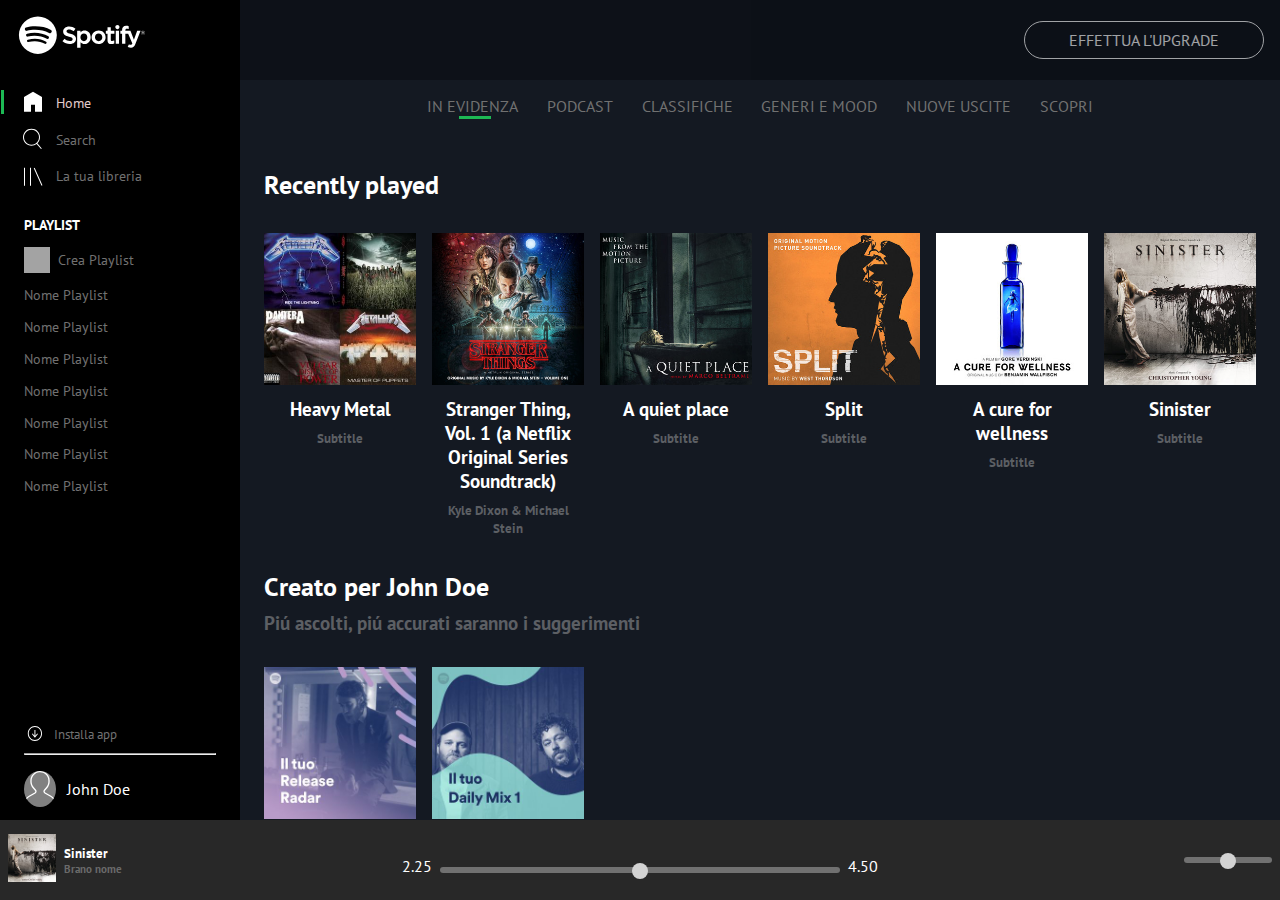
<file: index.html>
<!DOCTYPE html>
<html lang="en">
<head>
    <meta charset="UTF-8">
    <meta name="viewport" content="width=device-width, initial-scale=1.0">
    <link rel="preconnect" href="https://fonts.googleapis.com">
    <link rel="preconnect" href="https://fonts.gstatic.com" crossorigin>
    <link href="https://fonts.googleapis.com/css2?family=PT+Sans:ital,wght@0,400;0,700;1,400;1,700&display=swap" rel="stylesheet">
    <link rel="stylesheet" href="https://cdnjs.cloudflare.com/ajax/libs/font-awesome/6.4.2/css/all.min.css" integrity="sha512-z3gLpd7yknf1YoNbCzqRKc4qyor8gaKU1qmn+CShxbuBusANI9QpRohGBreCFkKxLhei6S9CQXFEbbKuqLg0DA==" crossorigin="anonymous" referrerpolicy="no-referrer" />
    <link rel="stylesheet" href="css/style.css">
    <link rel="stylesheet" href="css/mediaquerytablet-md.css">
    <link rel="stylesheet" href="css/mediaquerysmartphone-s.css">
    <link rel="stylesheet" href="css/mediaquerysmalls-xs.css">
    <title>Spotify Player</title>
</head>
<body>

    <!-- desktop first -->
    <div id="upper-part">
        <!-- side-bar          -->
        <div id="side-bar">
            <div class="sidebar-container">
                <div class="logo">
                 <a class="show" href="#"><img src="spotify/img/logo.svg" alt=""></a>
                 <a class="hidden" href="#"><img src="spotify/img/logo-small.svg" alt=""></a>
                </div>
                <!-- first col -->
                <div class="sidebar-col top">
                    <ul class="neg-margin">
                        <li class="sidebar-border hover pl-17 ">
                            <a href="">
                                <img src="spotify/img/home.svg" alt="Home">
                                <span class="active">Home</span>
                            </a>
                        </li>

                        <li class="pl-20">
                            <a href="">
                                <img src="spotify/img/search.svg" alt="Search">
                                <span>Search</span>
                            </a>
                        </li>

                        <li class="pl-20">
                            <a href="">
                                <img src="spotify/img/libreria.svg" alt="Libreria">
                                <span>La tua libreria</span>
                            </a>
                        </li>
                    </ul>
                </div>
                <!-- second col -->
                <div class="sidebar-col none">
                    <h3>PLAYLIST</h3>
                    <div class="scroll">
                        <ul>
                            <li>
                                <a href=""><i class="fa-solid fa-plus"></i>Crea Playlist</a>
                            </li>

                            <li>
                                <a href="">Nome Playlist</a>
                            </li>

                            <li>
                                <a href="">Nome Playlist</a>
                            </li>

                            <li>
                                <a href="">Nome Playlist</a>
                            </li>

                            <li>
                                <a href="">Nome Playlist</a>
                            </li>

                            <li>
                                <a href="">Nome Playlist</a>
                            </li>

                            <li>
                                <a href="">Nome Playlist</a>
                            </li>

                            <li>
                                <a href="">Nome Playlist</a>
                            </li>
                        </ul>
                    </div>
                </div>
                <!-- third col -->
                <div class="sidebar-col last">
                    <ul>
                        <li>
                            <a href="">
                                <img class="download" src="spotify/img/download.svg" alt="Home">
                                <span class="none">Installa app</span>
                            </a>
                        </li>
                        <hr>
                        <li class="user">
                            <a href="">
                                <img class="rounded-border" src="spotify/img/profile.svg" alt="Search">
                                <span class="user" none">John Doe</span>
                            </a>
                        </li>
                    </ul>    
                </div>
            </div> 
        </div>

        <!-- main content -->
        <div id="main-content">
           <div class="fixed-div">
                <a href="#">EFFETTUA L'UPGRADE</a>
           </div>         
            <ul class="choices">
                <li>
                    <a href="#">IN EVIDENZA</a>
                    <div class="border-bt">
                    </div>
                </li>

                <li>
                    <a href="#">PODCAST</a>
                </li>

                <li>
                    <a href="#">CLASSIFICHE</a>
                </li>

                <li>
                    <a href="#">GENERI E MOOD</a>
                </li>

                <li>
                    <a href="#">NUOVE USCITE</a>
                </li>

                <li>
                    <a href="#">SCOPRI</a>
                </li>
            </ul>
            <div class="container">
                <div class="title-section">
                    <h3>Recently played</h3>
                </div>
                <!-- first row -->
                <div class="main-row">
                    <!-- first col -->
                    <div class="col-6">
                        <div class="img-box-overlay">
                            <img src="spotify/img/metal_lifting.jpg" alt="anteprima">
                            <div class="overlay">
                                <a href="#" class="icon">
                                    <i class="fa-regular fa-circle-play"></i>
                                </a>
                            </div>
                        </div>
                        <h3>Heavy Metal</h3>
                        <h5>Subtitle</h5>
                    </div>
                    <!-- second col -->
                    <div class="col-6">
                        <div class="img-box-overlay">
                            <img src="spotify/img/stranger.jpeg" alt="anteprima">
                            <div class="overlay">
                                <a href="#" class="icon">
                                    <i class="fa-regular fa-circle-play"></i>
                                </a>
                            </div>
                        </div>
                        <h3>Stranger Thing, Vol. 1 (a Netflix Original Series Soundtrack)</h3>
                        <h5>Kyle Dixon & Michael Stein</h5>
                    </div>
                    <!-- third col -->
                    <div class="col-6">
                        <div class="img-box-overlay">
                            <img src="spotify/img/aquietplace.jpeg" alt="anteprima">
                            <div class="overlay">
                                <a href="#" class="icon">
                                    <i class="fa-regular fa-circle-play"></i>
                                </a>
                            </div>
                        </div>
                        <h3>A quiet place</h3>
                        <h5>Subtitle</h5>
                    </div>
                    <!-- fourth col -->
                    <div class="col-6">
                        <div class="img-box-overlay">
                            <img src="spotify/img/split.jpeg" alt="anteprima">
                            <div class="overlay">
                                <a href="#" class="icon">
                                    <i class="fa-regular fa-circle-play"></i>
                                </a>
                            </div>
                        </div>
                        <h3>Split</h3>
                        <h5>Subtitle</h5>
                    </div>
                    <!-- fifth  col -->
                    <div class="col-6">
                        <div class="img-box-overlay">
                            <img src="spotify/img/cure.jpeg" alt="anteprima">
                            <div class="overlay">
                                <a href="#" class="icon">
                                    <i class="fa-regular fa-circle-play"></i>
                                </a>
                            </div>
                        </div>
                        <h3>A cure for wellness</h3>
                        <h5>Subtitle</h5>
                    </div>
                    <!-- sixth col -->
                    <div class="col-6">
                        <div class="img-box-overlay">
                            <img src="spotify/img/sinister.jpeg" alt="anteprima">
                            <div class="overlay">
                                <a href="#" class="icon">
                                    <i class="fa-regular fa-circle-play"></i>
                                </a>
                            </div>
                        </div>
                        <h3>Sinister</h3>
                        <h5>Subtitle</h5>
                    </div>
                </div>

                <!-- title section -->
                <div class="title-section">
                    <h3>Creato per John Doe</h3>
                    <h5>Pi&uacute; ascolti, pi&uacute; accurati saranno i suggerimenti</h5>
                </div>  
                <!-- second row -->
                <div class="main-row">
                    <!-- first col -->
                    <div class="col-6">
                        <div class="img-box-overlay">
                            <img src="spotify/img/radar.jpeg" alt="anteprima">
                            <div class="overlay">
                                <a href="#" class="icon">
                                    <i class="fa-regular fa-circle-play"></i>
                                </a>
                            </div>
                        </div>
                        <h3>Release Radar</h3>
                    </div>
                    <!-- second col -->
                    <div class="col-6">
                        <div class="img-box-overlay">
                            <img src="spotify/img/mixdaily.jpeg" alt="anteprima">
                            <div class="overlay">
                                <a href="#" class="icon">
                                    <i class="fa-regular fa-circle-play"></i>
                                </a>
                            </div>
                        </div>
                        <h3>Daily Mix 1</h3>
                    </div>
                </div>

                <!-- title section -->
                <div class="title-section">
                    <h3>Artisti pi&uacute; popolari</h3>
                    <h5>Pi&uacute; ascolti, pi&uacute; accurati saranno i suggerimenti</h5>
                </div>
                <!-- third row -->
                <div class="main-row">
                    <!-- first col -->
                    <div class="col-6">
                        <div class="rounded-img">
                            <div class="img-box-overlay ">
                                <img src="spotify/img/youg.jpeg" alt="anteprima">
                                <div class="overlay rounded-border">
                                    <a href="#" class="icon">
                                        <i class="fa-regular fa-circle-play"></i>
                                    </a>
                                </div>
                            </div>
                        </div>
                        <h3>Lana del Rey</h3>
                    </div>
                    <!-- second col -->
                    <div class="col-6">
                        <div class="rounded-img">
                            <div class="img-box-overlay">
                                <img src="spotify/img/einaudi.jpeg" alt="anteprima">
                                <div class="overlay rounded-border">
                                    <a href="#" class="icon">
                                        <i class="fa-regular fa-circle-play"></i>
                                    </a>
                                </div>
                            </div>
                        </div>
                        <h3>Ludovico Einaudi</h3>
                    </div>
                </div>
            </div>

        </div>   
    </div>

    <!-- lower part section -->
    <div id="lower-part">
        <!-- right col -->
        <div class="lower-col flex justify-cont-fs">
            <div class="img-cont-col">
                <img src="spotify/img/sinister.jpeg" alt="">
            </div>
            <div class="lower-text-cont-col">
                <div class="artist">
                    <h5>Sinister</h5>
                </div>
                <div class="track">
                    <h6>Brano nome</h6>
                </div>
            </div>
            <div class="icons-cont-col-sx">
                <a href=""><i class="fa-regular fa-heart"></i></a>
                <a href=""><i class="fa-regular fa-folder"></i></a>
            </div>
        </div>
        <!-- central col -->
        <div class="lower-col-cx">
            <div class="icons-cont-col-cx flex justify-cont-cx">
                <a href=""><i class="fa-solid fa-shuffle"></i></a>
                <a href=""><i class="fa-solid fa-backward-step"></i></a>
                <a href=""><i class="fa-regular fa-circle-play"></i></a>
                <a href=""><i class="fa-solid fa-forward-step"></i></a>
                <a href=""><i class="fa-solid fa-arrow-rotate-right"></i></a>
            </div>
            <div class="time-control flex justify-cont-cx">
                <span>2.25</span>
                <input type="range">
                <span>4.50</span>
            </div>
        </div>
        <!-- left col -->
        <div class="lower-col flex justify-cont-fe">
            <div class="icons-cont-col-dx flex">
                <a href=""><i class="fa-solid fa-list"></i></a>
                <a href=""><i class="fa-solid fa-display"></i></a>
                <a href=""><i class="fa-solid fa-volume-high"></i></a>
                <div class="sound-control">
                    <input type="range" class="flex ">
                </div>
            </div>
        </div>
    </div>
</body>
</html>
</file>
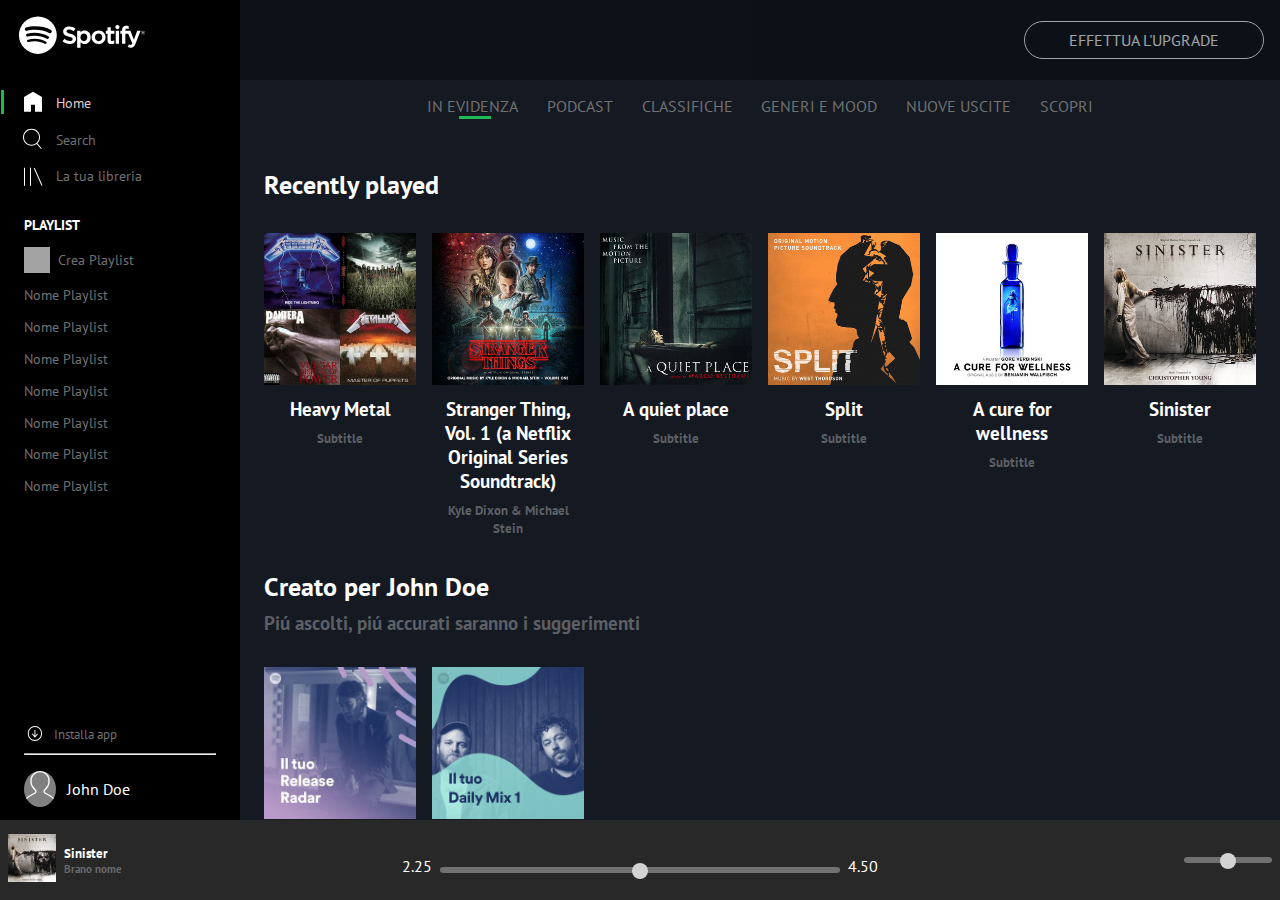
<file: bonus/index.html>
<!DOCTYPE html>
<html lang="en">
<head>
    <meta charset="UTF-8">
    <meta name="viewport" content="width=device-width, initial-scale=1.0">
    <link rel="preconnect" href="https://fonts.googleapis.com">
    <link rel="preconnect" href="https://fonts.gstatic.com" crossorigin>
    <link href="https://fonts.googleapis.com/css2?family=PT+Sans:ital,wght@0,400;0,700;1,400;1,700&display=swap" rel="stylesheet">
    <link rel="stylesheet" href="https://cdnjs.cloudflare.com/ajax/libs/font-awesome/6.4.2/css/all.min.css" integrity="sha512-z3gLpd7yknf1YoNbCzqRKc4qyor8gaKU1qmn+CShxbuBusANI9QpRohGBreCFkKxLhei6S9CQXFEbbKuqLg0DA==" crossorigin="anonymous" referrerpolicy="no-referrer" />
    <link rel="stylesheet" href="css/style.css">
    <link rel="stylesheet" href="css/mediaquerytablet-md.css">
    <link rel="stylesheet" href="css/mediaquerysmartphone-s.css">
    <link rel="stylesheet" href="css/mediaquerysmalls-xs.css">
    <title>Spotify Player</title>
</head>
<body>

    <!-- desktop first -->
    <div id="upper-part">
        <!-- side-bar          -->
        <div id="side-bar">
            <div class="sidebar-container">
                <div class="logo">
                 <a class="show" href="#"><img src="spotify/img/logo.svg" alt=""></a>
                 <a class="hidden" href="#"><img src="spotify/img/logo-small.svg" alt=""></a>
                </div>
                <div class="sidebar-col top">
                    <ul class="neg-margin">
                        <li class="sidebar-border hover pl-17 ">
                            <a href="">
                                <img src="spotify/img/home.svg" alt="Home">
                                <span class="active">Home</span>
                            </a>
                        </li>

                        <li class="pl-20">
                            <a href="">
                                <img src="spotify/img/search.svg" alt="Search">
                                <span>Search</span>
                            </a>
                        </li>

                        <li class="pl-20">
                            <a href="">
                                <img src="spotify/img/libreria.svg" alt="Libreria">
                                <span>La tua libreria</span>
                            </a>
                        </li>
                    </ul>
                </div>

                <div class="sidebar-col none">
                    <h3>PLAYLIST</h3>
                    <div class="scroll">
                        <ul>
                            <li>
                                <a href=""><i class="fa-solid fa-plus"></i>Crea Playlist</a>
                            </li>

                            <li>
                                <a href="">Nome Playlist</a>
                            </li>

                            <li>
                                <a href="">Nome Playlist</a>
                            </li>

                            <li>
                                <a href="">Nome Playlist</a>
                            </li>

                            <li>
                                <a href="">Nome Playlist</a>
                            </li>

                            <li>
                                <a href="">Nome Playlist</a>
                            </li>

                            <li>
                                <a href="">Nome Playlist</a>
                            </li>

                            <li>
                                <a href="">Nome Playlist</a>
                            </li>
                        </ul>
                    </div>
                </div>
            
                <div class="sidebar-col last">
                    <ul>
                        <li>
                            <a href="">
                                <img class="download" src="spotify/img/download.svg" alt="Home">
                                <span class="none">Installa app</span>
                            </a>
                        </li>
                        <hr>
                        <li class="user">
                            <a href="">
                                <img class="rounded-border" src="spotify/img/profile.svg" alt="Search">
                                <span class="user" none">John Doe</span>
                            </a>
                        </li>
                    </ul>    
                </div>
            </div> 
        </div>

        <!-- main content -->
        <div id="main-content">
           <div class="fixed-div">
                <a href="#">EFFETTUA L'UPGRADE</a>
           </div>         
            <ul class="choices">
                <li>
                    <a href="#">IN EVIDENZA</a>
                    <div class="border-bt">
                    </div>
                </li>

                <li>
                    <a href="#">PODCAST</a>
                </li>

                <li>
                    <a href="#">CLASSIFICHE</a>
                </li>

                <li>
                    <a href="#">GENERI E MOOD</a>
                </li>

                <li>
                    <a href="#">NUOVE USCITE</a>
                </li>

                <li>
                    <a href="#">SCOPRI</a>
                </li>
            </ul>
            <div class="container">
                <div class="title-section">
                    <h3>Recently played</h3>
                </div>
                <div class="main-row">
                    <div class="col-6">
                        <div class="img-box-overlay">
                            <img src="spotify/img/metal_lifting.jpg" alt="anteprima">
                            <div class="overlay">
                                <a href="#" class="icon">
                                    <i class="fa-regular fa-circle-play"></i>
                                </a>
                            </div>
                        </div>
                        <h3>Heavy Metal</h3>
                        <h5>Subtitle</h5>
                    </div>

                    <div class="col-6">
                        <div class="img-box-overlay">
                            <img src="spotify/img/stranger.jpeg" alt="anteprima">
                            <div class="overlay">
                                <a href="#" class="icon">
                                    <i class="fa-regular fa-circle-play"></i>
                                </a>
                            </div>
                        </div>
                        <h3>Stranger Thing, Vol. 1 (a Netflix Original Series Soundtrack)</h3>
                        <h5>Kyle Dixon & Michael Stein</h5>
                    </div>

                    <div class="col-6">
                        <div class="img-box-overlay">
                            <img src="spotify/img/aquietplace.jpeg" alt="anteprima">
                            <div class="overlay">
                                <a href="#" class="icon">
                                    <i class="fa-regular fa-circle-play"></i>
                                </a>
                            </div>
                        </div>
                        <h3>A quiet place</h3>
                        <h5>Subtitle</h5>
                    </div>

                    <div class="col-6">
                        <div class="img-box-overlay">
                            <img src="spotify/img/split.jpeg" alt="anteprima">
                            <div class="overlay">
                                <a href="#" class="icon">
                                    <i class="fa-regular fa-circle-play"></i>
                                </a>
                            </div>
                        </div>
                        <h3>Split</h3>
                        <h5>Subtitle</h5>
                    </div>

                    <div class="col-6">
                        <div class="img-box-overlay">
                            <img src="spotify/img/cure.jpeg" alt="anteprima">
                            <div class="overlay">
                                <a href="#" class="icon">
                                    <i class="fa-regular fa-circle-play"></i>
                                </a>
                            </div>
                        </div>
                        <h3>A cure for wellness</h3>
                        <h5>Subtitle</h5>
                    </div>

                    <div class="col-6">
                        <div class="img-box-overlay">
                            <img src="spotify/img/sinister.jpeg" alt="anteprima">
                            <div class="overlay">
                                <a href="#" class="icon">
                                    <i class="fa-regular fa-circle-play"></i>
                                </a>
                            </div>
                        </div>
                        <h3>Sinister</h3>
                        <h5>Subtitle</h5>
                    </div>
                </div>

                <!-- second row -->
                <div class="title-section">
                    <h3>Creato per John Doe</h3>
                    <h5>Pi&uacute; ascolti, pi&uacute; accurati saranno i suggerimenti</h5>
                </div>
               
                <div class="main-row">
                    <div class="col-6">
                        <div class="img-box-overlay">
                            <img src="spotify/img/radar.jpeg" alt="anteprima">
                            <div class="overlay">
                                <a href="#" class="icon">
                                    <i class="fa-regular fa-circle-play"></i>
                                </a>
                            </div>
                        </div>
                        <h3>Release Radar</h3>
                    </div>

                    <div class="col-6">
                        <div class="img-box-overlay">
                            <img src="spotify/img/mixdaily.jpeg" alt="anteprima">
                            <div class="overlay">
                                <a href="#" class="icon">
                                    <i class="fa-regular fa-circle-play"></i>
                                </a>
                            </div>
                        </div>
                        <h3>Daily Mix 1</h3>
                    </div>
                </div>

                <!-- third row -->
                <div class="title-section">
                    <h3>Artisti pi&uacute; popolari</h3>
                    <h5>Pi&uacute; ascolti, pi&uacute; accurati saranno i suggerimenti</h5>
                </div>
               
                <div class="main-row">
                    <div class="col-6">
                        <div class="rounded-img">
                            <div class="img-box-overlay ">
                                <img src="spotify/img/youg.jpeg" alt="anteprima">
                                <div class="overlay rounded-border">
                                    <a href="#" class="icon">
                                        <i class="fa-regular fa-circle-play"></i>
                                    </a>
                                </div>
                            </div>
                        </div>
                        <h3>Lana del Rey</h3>
                    </div>

                    <div class="col-6">
                        <div class="rounded-img">
                            <div class="img-box-overlay">
                                <img src="spotify/img/einaudi.jpeg" alt="anteprima">
                                <div class="overlay rounded-border">
                                    <a href="#" class="icon">
                                        <i class="fa-regular fa-circle-play"></i>
                                    </a>
                                </div>
                            </div>
                        </div>
                        <h3>Ludovico Einaudi</h3>
                    </div>
                </div>
            </div>

        </div>   
    </div>

    <!-- lower part section -->
    <div id="lower-part">
        <div class="lower-col flex justify-cont-fs">
            <div class="img-cont-col">
                <img src="spotify/img/sinister.jpeg" alt="">
            </div>
            <div class="lower-text-cont-col">
                <div class="artist">
                    <h5>Sinister</h5>
                </div>
                <div class="track">
                    <h6>Brano nome</h6>
                </div>
            </div>
            <div class="icons-cont-col-sx">
                <a href=""><i class="fa-regular fa-heart"></i></a>
                <a href=""><i class="fa-regular fa-folder"></i></a>
            </div>
        </div>
        <div class="lower-col-cx">
            <div class="icons-cont-col-cx flex justify-cont-cx">
                <a href=""><i class="fa-solid fa-shuffle"></i></a>
                <a href=""><i class="fa-solid fa-backward-step"></i></a>
                <a href=""><i class="fa-regular fa-circle-play"></i></a>
                <a href=""><i class="fa-solid fa-forward-step"></i></a>
                <a href=""><i class="fa-solid fa-arrow-rotate-right"></i></a>
            </div>
            <div class="time-control flex justify-cont-cx">
                <span>2.25</span>
                <input type="range">
                <span>4.50</span>
            </div>
        </div>
        <div class="lower-col flex justify-cont-fe">
            <div class="icons-cont-col-dx flex">
                <a href=""><i class="fa-solid fa-list"></i></a>
                <a href=""><i class="fa-solid fa-display"></i></a>
                <a href=""><i class="fa-solid fa-volume-high"></i></a>
                <div class="sound-control">
                    <input type="range" class="flex ">
                </div>
            </div>
        </div>
    </div>
</body>
</html>
</file>
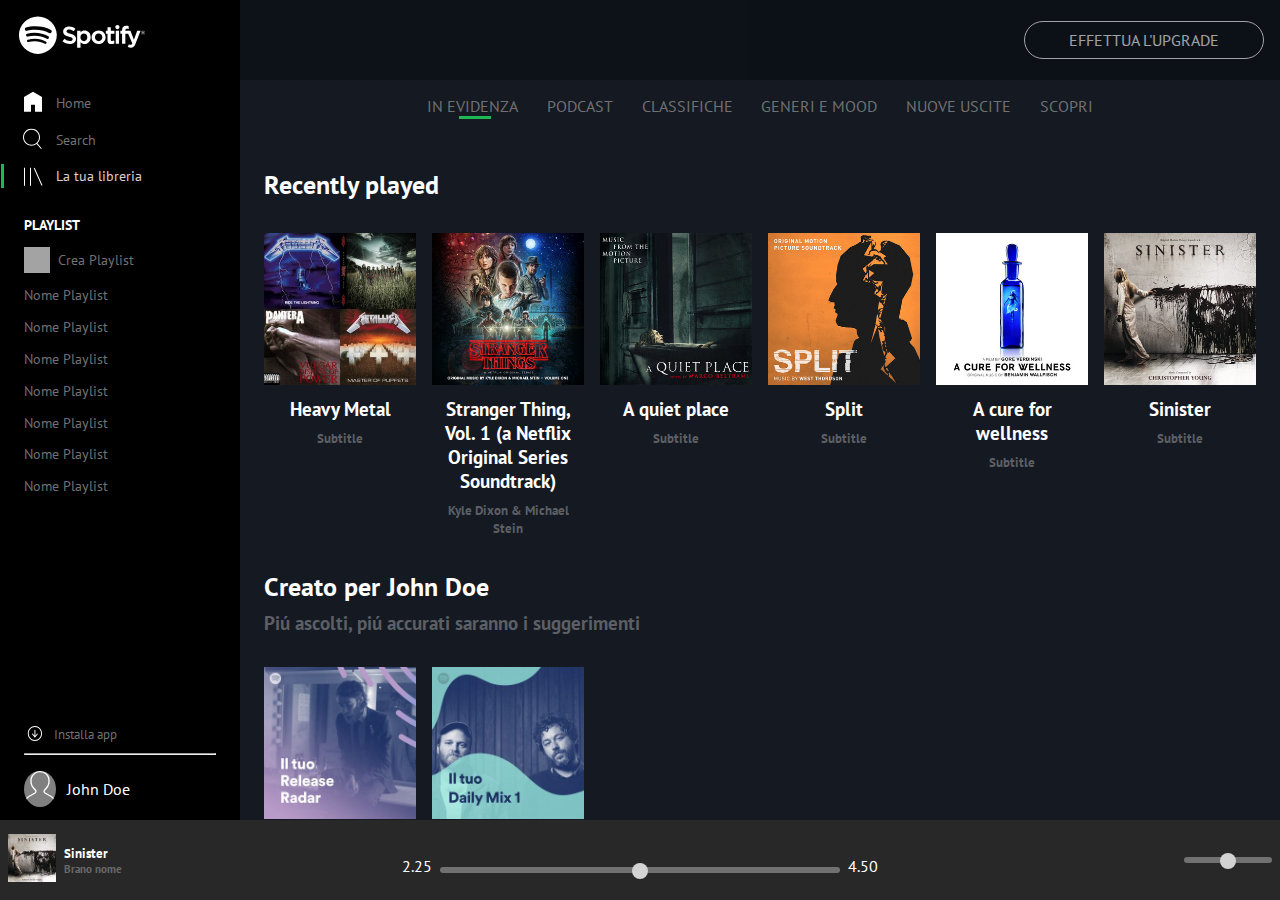
<file: bonus/libreria.html>
<!DOCTYPE html>
<html lang="en">
<head>
    <meta charset="UTF-8">
    <meta name="viewport" content="width=device-width, initial-scale=1.0">
    <link rel="preconnect" href="https://fonts.googleapis.com">
    <link rel="preconnect" href="https://fonts.gstatic.com" crossorigin>
    <link href="https://fonts.googleapis.com/css2?family=PT+Sans:ital,wght@0,400;0,700;1,400;1,700&display=swap" rel="stylesheet">
    <link rel="stylesheet" href="https://cdnjs.cloudflare.com/ajax/libs/font-awesome/6.4.2/css/all.min.css" integrity="sha512-z3gLpd7yknf1YoNbCzqRKc4qyor8gaKU1qmn+CShxbuBusANI9QpRohGBreCFkKxLhei6S9CQXFEbbKuqLg0DA==" crossorigin="anonymous" referrerpolicy="no-referrer" />
    <link rel="stylesheet" href="css/style.css">
    <link rel="stylesheet" href="css/mediaquerytablet-md.css">
    <link rel="stylesheet" href="css/mediaquerysmartphone-s.css">
    <link rel="stylesheet" href="css/mediaquerysmalls-xs.css">
    <title> Libreria Spotify Player</title>
</head>
<body>

    <!-- desktop first -->
    <div id="upper-part">
        <!-- side-bar          -->
        <div id="side-bar">
            <div class="sidebar-container">
                <div class="logo">
                 <a class="show" href="#"><img src="spotify/img/logo.svg" alt=""></a>
                 <a class="hidden" href="#"><img src="spotify/img/logo-small.svg" alt=""></a>
                </div>
                <div class="sidebar-col top">
                    <ul class="neg-margin">
                        <li class="pl-20">
                            <a href="index.html">
                                <img src="spotify/img/home.svg" alt="Home">
                                <span>Home</span>
                            </a>
                        </li>

                        <li class="pl-20">
                            <a href="search.html">
                                <img src="spotify/img/search.svg" alt="Search">
                                <span>Search</span>
                            </a>
                        </li>

                        <li class="sidebar-border hover pl-17 ">
                            <a href="libreria.html">
                                <img src="spotify/img/libreria.svg" alt="Libreria">
                                <span class="active">La tua libreria</span>
                            </a>
                        </li>
                    </ul>
                </div>

                <div class="sidebar-col none">
                    <h3>PLAYLIST</h3>
                    <div class="scroll">
                        <ul>
                            <li>
                                <a href=""><i class="fa-solid fa-plus"></i>Crea Playlist</a>
                            </li>

                            <li>
                                <a href="">Nome Playlist</a>
                            </li>

                            <li>
                                <a href="">Nome Playlist</a>
                            </li>

                            <li>
                                <a href="">Nome Playlist</a>
                            </li>

                            <li>
                                <a href="">Nome Playlist</a>
                            </li>

                            <li>
                                <a href="">Nome Playlist</a>
                            </li>

                            <li>
                                <a href="">Nome Playlist</a>
                            </li>

                            <li>
                                <a href="">Nome Playlist</a>
                            </li>
                        </ul>
                    </div>
                </div>
            
                <div class="sidebar-col last">
                    <ul>
                        <li>
                            <a href="">
                                <img class="download" src="spotify/img/download.svg" alt="Home">
                                <span class="none">Installa app</span>
                            </a>
                        </li>
                        <hr>
                        <li class="user">
                            <a href="">
                                <img class="rounded-border" src="spotify/img/profile.svg" alt="Search">
                                <span class="user" none">John Doe</span>
                            </a>
                        </li>
                    </ul>    
                </div>
            </div> 
        </div>

        <!-- main content -->
        <div id="main-content">
           <div class="fixed-div">
                <a href="#">EFFETTUA L'UPGRADE</a>
           </div>         
            <ul class="choices">
                <li>
                    <a href="#">IN EVIDENZA</a>
                    <div class="border-bt">
                    </div>
                </li>

                <li>
                    <a href="#">PODCAST</a>
                </li>

                <li>
                    <a href="#">CLASSIFICHE</a>
                </li>

                <li>
                    <a href="#">GENERI E MOOD</a>
                </li>

                <li>
                    <a href="#">NUOVE USCITE</a>
                </li>

                <li>
                    <a href="#">SCOPRI</a>
                </li>
            </ul>
            <div class="container">
                <div class="title-section">
                    <h3>Recently played</h3>
                </div>
                <div class="main-row">
                    <div class="col-6">
                        <div class="img-box-overlay">
                            <img src="spotify/img/metal_lifting.jpg" alt="anteprima">
                            <div class="overlay">
                                <a href="#" class="icon">
                                    <i class="fa-regular fa-circle-play"></i>
                                </a>
                            </div>
                        </div>
                        <h3>Heavy Metal</h3>
                        <h5>Subtitle</h5>
                    </div>

                    <div class="col-6">
                        <div class="img-box-overlay">
                            <img src="spotify/img/stranger.jpeg" alt="anteprima">
                            <div class="overlay">
                                <a href="#" class="icon">
                                    <i class="fa-regular fa-circle-play"></i>
                                </a>
                            </div>
                        </div>
                        <h3>Stranger Thing, Vol. 1 (a Netflix Original Series Soundtrack)</h3>
                        <h5>Kyle Dixon & Michael Stein</h5>
                    </div>

                    <div class="col-6">
                        <div class="img-box-overlay">
                            <img src="spotify/img/aquietplace.jpeg" alt="anteprima">
                            <div class="overlay">
                                <a href="#" class="icon">
                                    <i class="fa-regular fa-circle-play"></i>
                                </a>
                            </div>
                        </div>
                        <h3>A quiet place</h3>
                        <h5>Subtitle</h5>
                    </div>

                    <div class="col-6">
                        <div class="img-box-overlay">
                            <img src="spotify/img/split.jpeg" alt="anteprima">
                            <div class="overlay">
                                <a href="#" class="icon">
                                    <i class="fa-regular fa-circle-play"></i>
                                </a>
                            </div>
                        </div>
                        <h3>Split</h3>
                        <h5>Subtitle</h5>
                    </div>

                    <div class="col-6">
                        <div class="img-box-overlay">
                            <img src="spotify/img/cure.jpeg" alt="anteprima">
                            <div class="overlay">
                                <a href="#" class="icon">
                                    <i class="fa-regular fa-circle-play"></i>
                                </a>
                            </div>
                        </div>
                        <h3>A cure for wellness</h3>
                        <h5>Subtitle</h5>
                    </div>

                    <div class="col-6">
                        <div class="img-box-overlay">
                            <img src="spotify/img/sinister.jpeg" alt="anteprima">
                            <div class="overlay">
                                <a href="#" class="icon">
                                    <i class="fa-regular fa-circle-play"></i>
                                </a>
                            </div>
                        </div>
                        <h3>Sinister</h3>
                        <h5>Subtitle</h5>
                    </div>
                </div>

                <!-- second row -->
                <div class="title-section">
                    <h3>Creato per John Doe</h3>
                    <h5>Pi&uacute; ascolti, pi&uacute; accurati saranno i suggerimenti</h5>
                </div>
               
                <div class="main-row">
                    <div class="col-6">
                        <div class="img-box-overlay">
                            <img src="spotify/img/radar.jpeg" alt="anteprima">
                            <div class="overlay">
                                <a href="#" class="icon">
                                    <i class="fa-regular fa-circle-play"></i>
                                </a>
                            </div>
                        </div>
                        <h3>Release Radar</h3>
                    </div>

                    <div class="col-6">
                        <div class="img-box-overlay">
                            <img src="spotify/img/mixdaily.jpeg" alt="anteprima">
                            <div class="overlay">
                                <a href="#" class="icon">
                                    <i class="fa-regular fa-circle-play"></i>
                                </a>
                            </div>
                        </div>
                        <h3>Daily Mix 1</h3>
                    </div>
                </div>

                <!-- third row -->
                <div class="title-section">
                    <h3>Artisti pi&uacute; popolari</h3>
                    <h5>Pi&uacute; ascolti, pi&uacute; accurati saranno i suggerimenti</h5>
                </div>
               
                <div class="main-row">
                    <div class="col-6">
                        <div class="rounded-img">
                            <div class="img-box-overlay ">
                                <img src="spotify/img/youg.jpeg" alt="anteprima">
                                <div class="overlay rounded-border">
                                    <a href="#" class="icon">
                                        <i class="fa-regular fa-circle-play"></i>
                                    </a>
                                </div>
                            </div>
                        </div>
                        <h3>Lana del Rey</h3>
                    </div>

                    <div class="col-6">
                        <div class="rounded-img">
                            <div class="img-box-overlay">
                                <img src="spotify/img/einaudi.jpeg" alt="anteprima">
                                <div class="overlay rounded-border">
                                    <a href="#" class="icon">
                                        <i class="fa-regular fa-circle-play"></i>
                                    </a>
                                </div>
                            </div>
                        </div>
                        <h3>Ludovico Einaudi</h3>
                    </div>
                </div>
            </div>

        </div>   
    </div>

    <!-- lower part section -->
    <div id="lower-part">
        <div class="lower-col flex justify-cont-fs">
            <div class="img-cont-col">
                <img src="spotify/img/sinister.jpeg" alt="">
            </div>
            <div class="lower-text-cont-col">
                <div class="artist">
                    <h5>Sinister</h5>
                </div>
                <div class="track">
                    <h6>Brano nome</h6>
                </div>
            </div>
            <div class="icons-cont-col-sx">
                <a href=""><i class="fa-regular fa-heart"></i></a>
                <a href=""><i class="fa-regular fa-folder"></i></a>
            </div>
        </div>
        <div class="lower-col-cx">
            <div class="icons-cont-col-cx flex justify-cont-cx">
                <a href=""><i class="fa-solid fa-shuffle"></i></a>
                <a href=""><i class="fa-solid fa-backward-step"></i></a>
                <a href=""><i class="fa-regular fa-circle-play"></i></a>
                <a href=""><i class="fa-solid fa-forward-step"></i></a>
                <a href=""><i class="fa-solid fa-arrow-rotate-right"></i></a>
            </div>
            <div class="time-control flex justify-cont-cx">
                <span>2.25</span>
                <input type="range">
                <span>4.50</span>
            </div>
        </div>
        <div class="lower-col flex justify-cont-fe">
            <div class="icons-cont-col-dx flex">
                <a href=""><i class="fa-solid fa-list"></i></a>
                <a href=""><i class="fa-solid fa-display"></i></a>
                <a href=""><i class="fa-solid fa-volume-high"></i></a>
                <div class="sound-control">
                    <input type="range" class="flex ">
                </div>
            </div>
        </div>
    </div>
</body>
</html>
</file>
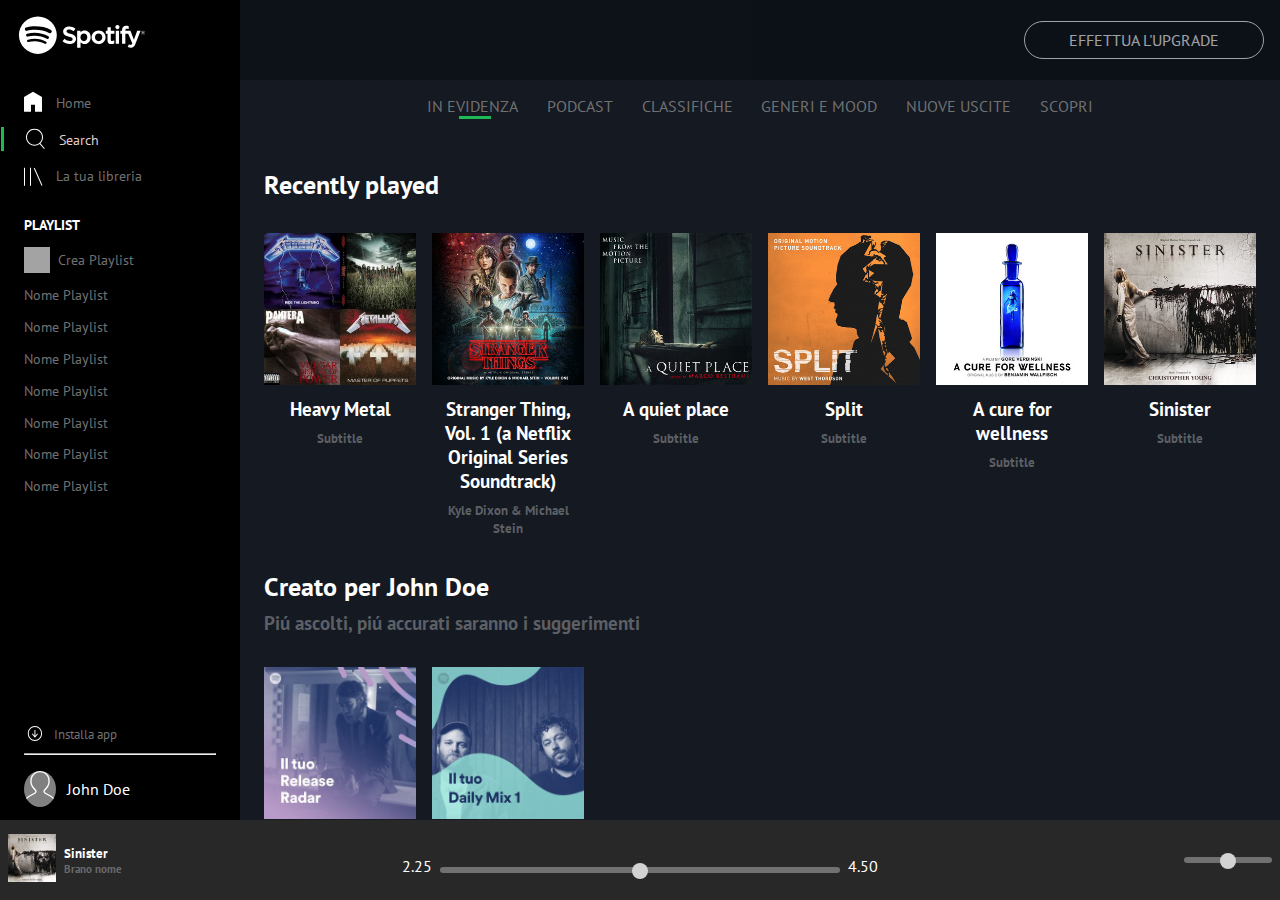
<file: bonus/search.html>
<!DOCTYPE html>
<html lang="en">
<head>
    <meta charset="UTF-8">
    <meta name="viewport" content="width=device-width, initial-scale=1.0">
    <link rel="preconnect" href="https://fonts.googleapis.com">
    <link rel="preconnect" href="https://fonts.gstatic.com" crossorigin>
    <link href="https://fonts.googleapis.com/css2?family=PT+Sans:ital,wght@0,400;0,700;1,400;1,700&display=swap" rel="stylesheet">
    <link rel="stylesheet" href="https://cdnjs.cloudflare.com/ajax/libs/font-awesome/6.4.2/css/all.min.css" integrity="sha512-z3gLpd7yknf1YoNbCzqRKc4qyor8gaKU1qmn+CShxbuBusANI9QpRohGBreCFkKxLhei6S9CQXFEbbKuqLg0DA==" crossorigin="anonymous" referrerpolicy="no-referrer" />
    <link rel="stylesheet" href="css/style.css">
    <link rel="stylesheet" href="css/mediaquerytablet-md.css">
    <link rel="stylesheet" href="css/mediaquerysmartphone-s.css">
    <link rel="stylesheet" href="css/mediaquerysmalls-xs.css">
    <title>Search Spotify Player</title>
</head>
<body>

    <!-- desktop first -->
    <div id="upper-part">
        <!-- side-bar          -->
        <div id="side-bar">
            <div class="sidebar-container">
                <div class="logo">
                 <a class="show" href="#"><img src="spotify/img/logo.svg" alt=""></a>
                 <a class="hidden" href="#"><img src="spotify/img/logo-small.svg" alt=""></a>
                </div>
                <!-- first col -->
                <div class="sidebar-col top">
                    <ul class="neg-margin">
                        <li class="pl-20">
                            <a href="index.html">
                                <img src="spotify/img/home.svg" alt="Home">
                                <span>Home</span>
                            </a>
                        </li>

                        <li class="pl-20 sidebar-border hover pl-17 ">
                            <a href="search.html">
                                <img src="spotify/img/search.svg" alt="Search">
                                <span  class="active">Search</span>
                            </a>
                        </li>

                        <li class="pl-20">
                            <a href="libreria.html">
                                <img src="spotify/img/libreria.svg" alt="Libreria">
                                <span>La tua libreria</span>
                            </a>
                        </li>
                    </ul>
                </div>
                <!-- second col -->
                <div class="sidebar-col none">
                    <h3>PLAYLIST</h3>
                    <div class="scroll">
                        <ul>
                            <li>
                                <a href=""><i class="fa-solid fa-plus"></i>Crea Playlist</a>
                            </li>

                            <li>
                                <a href="">Nome Playlist</a>
                            </li>

                            <li>
                                <a href="">Nome Playlist</a>
                            </li>

                            <li>
                                <a href="">Nome Playlist</a>
                            </li>

                            <li>
                                <a href="">Nome Playlist</a>
                            </li>

                            <li>
                                <a href="">Nome Playlist</a>
                            </li>

                            <li>
                                <a href="">Nome Playlist</a>
                            </li>

                            <li>
                                <a href="">Nome Playlist</a>
                            </li>
                        </ul>
                    </div>
                </div>
                <!-- third col -->
                <div class="sidebar-col last">
                    <ul>
                        <li>
                            <a href="https://www.spotify.com/it/download/other/">
                                <img class="download" src="spotify/img/download.svg" alt="Home">
                                <span class="none">Installa app</span>
                            </a>
                        </li>
                        <hr>
                        <li class="user">
                            <a href="">
                                <img class="rounded-border" src="spotify/img/profile.svg" alt="Search">
                                <span class="user" none">John Doe</span>
                            </a>
                        </li>
                    </ul>    
                </div>
            </div> 
        </div>

        <!-- main content -->
        <div id="main-content">
           <div class="fixed-div">
                <a href="#">EFFETTUA L'UPGRADE</a>
           </div>         
            <ul class="choices">
                <li>
                    <a href="#">IN EVIDENZA</a>
                    <div class="border-bt">
                    </div>
                </li>

                <li>
                    <a href="#">PODCAST</a>
                </li>

                <li>
                    <a href="#">CLASSIFICHE</a>
                </li>

                <li>
                    <a href="#">GENERI E MOOD</a>
                </li>

                <li>
                    <a href="#">NUOVE USCITE</a>
                </li>

                <li>
                    <a href="#">SCOPRI</a>
                </li>
            </ul>
            <div class="container">
                <div class="title-section">
                    <h3>Recently played</h3>
                </div>
                <!-- first row -->
                <div class="main-row">
                    <!-- first col -->
                    <div class="col-6">
                        <div class="img-box-overlay">
                            <img src="spotify/img/metal_lifting.jpg" alt="anteprima">
                            <div class="overlay">
                                <a href="#" class="icon">
                                    <i class="fa-regular fa-circle-play"></i>
                                </a>
                            </div>
                        </div>
                        <h3>Heavy Metal</h3>
                        <h5>Subtitle</h5>
                    </div>
                    <!-- second col -->
                    <div class="col-6">
                        <div class="img-box-overlay">
                            <img src="spotify/img/stranger.jpeg" alt="anteprima">
                            <div class="overlay">
                                <a href="#" class="icon">
                                    <i class="fa-regular fa-circle-play"></i>
                                </a>
                            </div>
                        </div>
                        <h3>Stranger Thing, Vol. 1 (a Netflix Original Series Soundtrack)</h3>
                        <h5>Kyle Dixon & Michael Stein</h5>
                    </div>
                    <!-- third col -->
                    <div class="col-6">
                        <div class="img-box-overlay">
                            <img src="spotify/img/aquietplace.jpeg" alt="anteprima">
                            <div class="overlay">
                                <a href="#" class="icon">
                                    <i class="fa-regular fa-circle-play"></i>
                                </a>
                            </div>
                        </div>
                        <h3>A quiet place</h3>
                        <h5>Subtitle</h5>
                    </div>
                    <!-- fourth col -->
                    <div class="col-6">
                        <div class="img-box-overlay">
                            <img src="spotify/img/split.jpeg" alt="anteprima">
                            <div class="overlay">
                                <a href="#" class="icon">
                                    <i class="fa-regular fa-circle-play"></i>
                                </a>
                            </div>
                        </div>
                        <h3>Split</h3>
                        <h5>Subtitle</h5>
                    </div>
                    <!-- fifth  col -->
                    <div class="col-6">
                        <div class="img-box-overlay">
                            <img src="spotify/img/cure.jpeg" alt="anteprima">
                            <div class="overlay">
                                <a href="#" class="icon">
                                    <i class="fa-regular fa-circle-play"></i>
                                </a>
                            </div>
                        </div>
                        <h3>A cure for wellness</h3>
                        <h5>Subtitle</h5>
                    </div>
                    <!-- sixth col -->
                    <div class="col-6">
                        <div class="img-box-overlay">
                            <img src="spotify/img/sinister.jpeg" alt="anteprima">
                            <div class="overlay">
                                <a href="#" class="icon">
                                    <i class="fa-regular fa-circle-play"></i>
                                </a>
                            </div>
                        </div>
                        <h3>Sinister</h3>
                        <h5>Subtitle</h5>
                    </div>
                </div>

                <!-- title section -->
                <div class="title-section">
                    <h3>Creato per John Doe</h3>
                    <h5>Pi&uacute; ascolti, pi&uacute; accurati saranno i suggerimenti</h5>
                </div>  
                <!-- second row -->
                <div class="main-row">
                    <!-- first col -->
                    <div class="col-6">
                        <div class="img-box-overlay">
                            <img src="spotify/img/radar.jpeg" alt="anteprima">
                            <div class="overlay">
                                <a href="#" class="icon">
                                    <i class="fa-regular fa-circle-play"></i>
                                </a>
                            </div>
                        </div>
                        <h3>Release Radar</h3>
                    </div>
                    <!-- second col -->
                    <div class="col-6">
                        <div class="img-box-overlay">
                            <img src="spotify/img/mixdaily.jpeg" alt="anteprima">
                            <div class="overlay">
                                <a href="#" class="icon">
                                    <i class="fa-regular fa-circle-play"></i>
                                </a>
                            </div>
                        </div>
                        <h3>Daily Mix 1</h3>
                    </div>
                </div>

                <!-- title section -->
                <div class="title-section">
                    <h3>Artisti pi&uacute; popolari</h3>
                    <h5>Pi&uacute; ascolti, pi&uacute; accurati saranno i suggerimenti</h5>
                </div>
                <!-- third row -->
                <div class="main-row">
                    <!-- first col -->
                    <div class="col-6">
                        <div class="rounded-img">
                            <div class="img-box-overlay ">
                                <img src="spotify/img/youg.jpeg" alt="anteprima">
                                <div class="overlay rounded-border">
                                    <a href="#" class="icon">
                                        <i class="fa-regular fa-circle-play"></i>
                                    </a>
                                </div>
                            </div>
                        </div>
                        <h3>Lana del Rey</h3>
                    </div>
                    <!-- second col -->
                    <div class="col-6">
                        <div class="rounded-img">
                            <div class="img-box-overlay">
                                <img src="spotify/img/einaudi.jpeg" alt="anteprima">
                                <div class="overlay rounded-border">
                                    <a href="#" class="icon">
                                        <i class="fa-regular fa-circle-play"></i>
                                    </a>
                                </div>
                            </div>
                        </div>
                        <h3>Ludovico Einaudi</h3>
                    </div>
                </div>
            </div>

        </div>   
    </div>

    <!-- lower part section -->
    <div id="lower-part">
        <!-- right col -->
        <div class="lower-col flex justify-cont-fs">
            <div class="img-cont-col">
                <img src="spotify/img/sinister.jpeg" alt="">
            </div>
            <div class="lower-text-cont-col">
                <div class="artist">
                    <h5>Sinister</h5>
                </div>
                <div class="track">
                    <h6>Brano nome</h6>
                </div>
            </div>
            <div class="icons-cont-col-sx">
                <a href=""><i class="fa-regular fa-heart"></i></a>
                <a href=""><i class="fa-regular fa-folder"></i></a>
            </div>
        </div>
        <!-- central col -->
        <div class="lower-col-cx">
            <div class="icons-cont-col-cx flex justify-cont-cx">
                <a href=""><i class="fa-solid fa-shuffle"></i></a>
                <a href=""><i class="fa-solid fa-backward-step"></i></a>
                <a href=""><i class="fa-regular fa-circle-play"></i></a>
                <a href=""><i class="fa-solid fa-forward-step"></i></a>
                <a href=""><i class="fa-solid fa-arrow-rotate-right"></i></a>
            </div>
            <div class="time-control flex justify-cont-cx">
                <span>2.25</span>
                <input type="range">
                <span>4.50</span>
            </div>
        </div>
        <!-- left col -->
        <div class="lower-col flex justify-cont-fe">
            <div class="icons-cont-col-dx flex">
                <a href=""><i class="fa-solid fa-list"></i></a>
                <a href=""><i class="fa-solid fa-display"></i></a>
                <a href=""><i class="fa-solid fa-volume-high"></i></a>
                <div class="sound-control">
                    <input type="range" class="flex ">
                </div>
            </div>
        </div>
    </div>
</body>
</html>
</file>
<file: css/style.css>
/* regole generali */
*{
    margin: 0;
    padding: 0;
    box-sizing: border-box;
}

body{
    font-family: 'PT Sans', sans-serif;
    background-color: #333;
} 

ul{
    list-style: none;
}

a{
    text-decoration: none;
    color: #717171;
}

a:hover{
    color: white;
}


/* macroarea */
#upper-part{
    height: calc(100vh - 5rem);
    display: flex;
}

#upper-part h3{
    color: #ffffff;
}

#side-bar{
    width: 15rem;
    height: 100%;
    background-color: #000000; 
}

#main-content{
    height: 100%;
    width: calc(100% - 15rem);
    background-color: #141922;
    overflow: auto;
} 

#lower-part{
    height: 5rem;
    background-color: #282828;
    display: flex;
    justify-content: space-between;
    align-items: center;
    position: fixed;
    width: 100%;
}


/* side-bar */
.hidden{
    display: none;
}

.sidebar-container{
    height: 100%;
    padding: 1rem 0 0 1.5rem;
    font-size: 0.9rem;
    display: flex;
    flex-direction: column;
    overflow: auto;
}

.top{
    margin-bottom: 0.9rem;
}

.active{
    color: #e2cccc;
}

.neg-margin{
    margin-left: -23px;
}

.pl-17{
    padding-left: 17px;
}

.pl-20{
    padding-left: 20px;
}

.sidebar-border{
    border-left: 3px solid #1DB954;
}

.sidebar-col a{
    display: flex;
    align-items: center;
    text-decoration: none;
}

.sidebar-col h3{
    font-size: 0.9rem;
}

.sidebar-col span{
    margin-left: 0.7rem;
}

.sidebar-col li{
    margin: 0.8rem 0;
}
    
.logo{
    width: 8rem;  
    margin-bottom: 1.2rem;
    margin-left: -0.4rem;
}

.sidebar-col img{
    width: 1.5rem;
}

.fa-plus{
    background-color: #a3a3a3;
    padding: 0.8rem;
    font-size: 1rem;
    margin-right: 0.5rem;
    color: black;
}

hr{
    width: calc(100% - 1.5rem);
    margin-top: -0.2rem;
}

.scroll{
    overflow: auto;
    min-height: 2rem;
}

.user img{
    width: 2rem;
}

.last li:last-child{
    margin-top: 1rem;
    font-size: 1.2rem;
}

.last {
    flex-direction: column;
    justify-content: flex-end;
    display: flex;
    flex-direction: column;
    height: 100%;
}

.last .download{
    /* margin-left: -0.2rem; */
    width: 1.2rem;
}

.last span{
    margin-right: 0.7rem;
    font-size: 0.8rem;
}

.last .user{
    font-size: 1rem;
}

.sidebar-col .user{
    color: #ffffff;
}

.rounded-border{
    background-color: #808080;
    border-radius: 50%;
}

/* main content */
.fixed-div{
    display: flex;
    align-items: center;
    justify-content: flex-end;
    position: fixed;
    z-index: 500;
    height: 5rem;
    width: calc(100% - 15rem); 
    background-color: #080b12;
    opacity: 0.6; 
} 

.fixed-div a{
    color: #fff;
    border: 1px solid white;
    padding: 0.5rem;
    border-radius: 2rem;
    text-decoration: none;
    margin-right: 1rem;
    width: 15rem;
    text-align: center;
    
}

.fixed-div a:hover{
    font-size: 1.1rem;
    padding: 0.6rem;
}

.choices{
    display: flex;
    flex-wrap: wrap;
    margin-top: 6rem;
    justify-content: center;
}

.choices li{
    margin: 0 0.9rem 2rem;
}

.border-bt{
    margin-left: 2rem;
    width: 2rem;
    border-bottom: 3px solid #1DB954;
}

.container{
    margin: 1rem 1rem 0;
}

.title-section{
    margin-bottom: 2rem;
    margin-left: 0.5rem;
    font-size: 1.4rem;
}

.container h3{
    margin-bottom: 0.5rem;
}

.container h5{
    color: #5c5f64;
}

.main-row{
    width: 100%;
    display: flex;
    margin-bottom: 2rem; 
    flex-wrap: wrap;
}

.col-6{
    width:calc(100% / 6);
    padding: 0 0.5rem;
    text-align: center;
}

.col-6 img{
    max-width: 100%;
}

.col-6 h3{
    margin-top: 0.5rem;
}

.rounded-img img{
    border-radius: 50%;
}


/* lower-part */
.flex{
    display: flex;
    align-items: center;
}

.justify-cont-fs{
    justify-content: flex-start;
}

.justify-cont-cx{
    justify-content: center;
}

.lower-col{
    width: 25%;
    padding: 0 0.5rem;
}

/* col-sx */
.justify-cont-fe{
    justify-content: flex-end;
    align-items: center;
}

.artist{
    color: #fff;
}

.track{
    color: #6b6b6b;
}

.track h6:hover{
    color: #fff;
    cursor: pointer;
}

.img-cont-col img{
    max-width: 3rem;
}

.lower-text-cont-col{
    margin: 0 2rem 0 0.5rem;
}

.lower-col-cx{
    width: 50%;
   padding-top: 1.5rem;
}

.fa-heart{
    margin-right: 0.5rem;
}

.icons-cont-col-sx,
.icons-cont-col-dx{
    font-size: 0.9rem;
}


/* col-cx */
.icons-cont-col-cx .fa-shuffle,
.fa-backward-step,
.fa-regular.fa-circle-play,
.fa-forward-step,
.fa-arrow-rotate-right{
    margin: 0 1rem 1.5rem;
    color: #fff;
    line-height: 0;
}

.lower-col-cx .fa-circle-play{
    font-size: 1.6rem;
}

.lower-col-cx .fa-circle-play:hover{
    font-size: 1.8rem;
}

.time-control input{
    width: 25rem;
    margin: 0 0.5rem 1.5rem;
    background-color: #282828;
}

.time-control span{
    margin-bottom: 2rem;
    color: #fff;
}


/* col-dx */
.fa-list,
.fa-display,
.fa-volume-high{
    padding: 0 0.4rem;
    color: #fff;
}

.sound-control input{
    width: 5.5rem;
    margin-left: 0.5rem;
    background-color: #282828;
}


/* overlay */
.img-box-overlay {
    position: relative;
    width: 100%;
}

.image {
    width: 100%;
}

.overlay {
    position: absolute;
    top: 0;
    bottom: 5px;
    left: 0;
    right: 0;
    opacity: 0;
    transition: 1s ease;
}

.overlay .border{
    border-radius: 50%;
}

.img-box-overlay:hover .overlay {
    opacity: 0.8;
    background-color: black;
}

.icon {
    color: #fff;
    font-size: 4rem;
    position: absolute;
    top: 50%;
    left: 50%;
    transform: translate(-50%, -50%);
}


/* stile input */
/* firefox */
input[type=range]::-moz-range-track {
    height: 0.4rem;
    background: #ddd;
    border: none;
    border-radius: 2rem;
}

input[type=range]::-moz-range-thumb {
    border: none;
    height: 1rem;
    width: 1rem;
    border-radius: 50%;
    background: lightgray;
    cursor: pointer;
}

input[type="range"]::-moz-range-progress {
    background-color: #1DB954;
    height: 0.4rem;
    border-radius: 30%
}    


/* Google Chrome */
input[type=range]{
    -webkit-appearance: none;

} 

input[type=range]::-webkit-slider-runnable-track {
    height: 0.4rem;
    background: #717171;;
    border: none;
    border-radius: 3px;
}

input[type=range]::-webkit-slider-thumb {
    -webkit-appearance: none;
    border: none;
    height: 1rem;
    width: 1rem;
    border-radius: 50%;
    background: lightgrey;
    margin-top: -4px;
}

input[type=range]:hover::-webkit-slider-runnable-track {
    background: linear-gradient(to right, #1DB954 0%, #1DB954 50%, #717171 50%, #717171 100%);
    border-radius: 8px;
    outline: none; 
}


/* bonus */
@media all and (max-height: 350px){
    .fixed-div{
        display: none;
    } 

    .choices{
        margin-top: 2rem;
    }
}


/* animation */
.icon :hover{
    animation: spin-color 1s linear;
}

@keyframes spin-color{
    0%{
        color: #fff;
        transform: rotate(0deg);    
    }

    25%{
        color: red;
        transform: rotate(90deg);
        font-size: ;
    }

    50%{
        color: green;
        transform: rotate(180deg);
        font-size: 50%;
    }

    75%{
        color: blue;
        transform: rotate(270deg);
        font-size: 75%;
    }

    100%{
        color: #fff;
        transform: rotate(360deg);
        font-size: 100%;
    }
}
</file>
<file: css/mediaquerytablet-md.css>
@media all and (max-width: 878px){

   /* main content */
   .col-6{
    width: calc(100% / 4);
    margin-bottom: 2rem;
   }

   .col-6 h3{
      font-size: 1.1rem;
  }


   /* lower part */
   .time-control input{
      width: 15rem;
  }

  .fa-list,
  .fa-display,
  .fa-volume-high{
      padding: 0 0.3rem;
  }
}
</file>
<file: css/mediaquerysmartphone-s.css>
@media all and (max-width: 639px){

    /*main content  */

    .col-6 h3{
        font-size: 1rem;
    }

    .choices{
     font-size: 0.9rem;
    }

    .fixed-div a{
        width: 14.5rem;
    }

    .border-bt{
        margin-left: 1.8rem;
    }

    .col-6{
        width: calc(100% / 2);
    }

    /* lower part */
    .time-control input{
        width: 9rem;
    }


    .sound-control input {
    width: 5rem;
    }

}
</file>
<file: css/mediaquerysmalls-xs.css>
@media all and (max-width: 552px){
    /* side-bar */
    #side-bar{
        width: 5rem;
    }

    .none{
        display: none;
    }

    .sidebar-container span,
    .sidebar-container hr,
    .sidebar-container .show{
        display: none;
    }

    .hidden{
        display: block;
        width: 2rem;
        margin-left: -0.1rem;
    }

    .top img {
        width: 2rem;
      }

    .logo{
        width: 0;
        margin-bottom: 0rem;
        margin-left: 0rem;
    }

    .last .download{
        margin-left: 0.2rem;
        width: 1.4rem;
        margin-bottom: 0.5rem;
    }

    /* main content */
    #main-content{
        width: calc(100% - 5rem);
    }

    .fixed-div{
        width: calc(100% - 5rem); 
    } 

    .fixed-div a{
        width: 13rem;
    }

    .border-bt{
        margin-left: 1.7rem;
    }
   
      
    /* lower part */
    .icons-cont-col-cx .fa-shuffle,
    .fa-backward-step,
    .fa-regular.fa-circle-play,
    .fa-forward-step,
    .fa-arrow-rotate-right{
        margin: 0 0.8rem 1.5rem;
    }

    .time-control input{
        width: 7rem;
    }

    .sound-control input {
        width: 5rem;
        margin-left: 0;
    }
   

    .img-cont-col img{
        width: 2.2rem;
    }
}

/* bonus */

@media  all and (max-width:552px){
    .img-cont-col{
        display: none;
    }
}
</file>
<file: bonus/css/style.css>
/* regole generali */
*{
    margin: 0;
    padding: 0;
    box-sizing: border-box;
}

body{
    font-family: 'PT Sans', sans-serif;
    background-color: #000000;
} 

ul{
    list-style: none;
}

a{
    text-decoration: none;
    color: #717171;
}

a:hover{
    color: white;
}


/* macroarea */
#upper-part{
    height: calc(100vh - 5rem);
    display: flex;
}

#upper-part h3{
    color: #ffffff;
}

#side-bar{
    width: 15rem;
    height: 100%;
    background-color: #000000;
    
}

#main-content{
    height: 100%;
    width: calc(100% - 15rem);
    background-color: #141922;
    overflow: auto;
} 

#lower-part{
    height: 5rem;
    background-color: #282828;
    display: flex;
    justify-content: space-between;
    align-items: center;
    position: fixed;
    width: 100%;
}

/* side-bar */

.hidden{
    display: none;
}

.sidebar-container{
    height: 100%;
    padding: 1rem 0 0 1.5rem;
    font-size: 0.9rem;
    display: flex;
    flex-direction: column;
    overflow: auto;
}

.top{
    margin-bottom: 0.9rem;
}

.active{
    color: #e2cccc;
}

.neg-margin{
    margin-left: -23px;
}

.pl-17{
    padding-left: 17px;
}

.pl-20{
    padding-left: 20px;
}

.sidebar-border{
    border-left: 3px solid #1DB954;
}

.sidebar-col a{
    display: flex;
    align-items: center;
    text-decoration: none;
}

.sidebar-col h3{
    font-size: 0.9rem;
}

.sidebar-col span{
    margin-left: 0.7rem;
}

.sidebar-col li{
    margin: 0.8rem 0;
}
    
.logo{
    width: 8rem;  
    margin-bottom: 1.2rem;
    margin-left: -0.4rem;
}

.sidebar-col img{
    width: 1.5rem;
}

.fa-plus{
    background-color: #a3a3a3;
    padding: 0.8rem;
    font-size: 1rem;
    margin-right: 0.5rem;
    color: black;
}

hr{
    width: calc(100% - 1.5rem);
    margin-top: -0.2rem;
}

.scroll{
    overflow: auto;
    min-height: 2rem;
}

.user img{
    width: 2rem;
  }

.last li:last-child{
    margin-top: 1rem;
    font-size: 1.2rem;
}

.last {
    flex-direction: column;
    justify-content: flex-end;
    display: flex;
    flex-direction: column;
    height: 100%;
}

.last .download{
    /* margin-left: -0.2rem; */
    width: 1.2rem;
}

.last span{
    margin-right: 0.7rem;
    font-size: 0.8rem;
}

.last .user{
    font-size: 1rem;
}

.sidebar-col .user{
    color: #ffffff;
}

.rounded-border{
    background-color: #808080;
    border-radius: 50%;
}

/* main content */
.fixed-div{
    display: flex;
    align-items: center;
    justify-content: flex-end;
    position: fixed;
    z-index: 500;
    height: 5rem;
    width: calc(100% - 15rem); 
    background-color: #080b12;
    opacity: 0.6; 
    
} 

.fixed-div a{
    color: #fff;
    border: 1px solid white;
    padding: 0.5rem;
    border-radius: 2rem;
    text-decoration: none;
    margin-right: 1rem;
    width: 15rem;
    text-align: center;
    animation: slide-dx 1.5s linear;
}

.fixed-div a:hover{
    font-size: 1.1rem;
    padding: 0.6rem;
}

.choices{
    display: flex;
    flex-wrap: wrap;
    margin-top: 6rem;
    justify-content: center;
}

.choices li{
    margin: 0 0.9rem 2rem;
}

.border-bt{
    margin-left: 2rem;
    width: 2rem;
    border-bottom: 3px solid #1DB954;
}

.container{
    margin: 1rem 1rem 0;
}

.title-section{
    margin-bottom: 2rem;
    margin-left: 0.5rem;
    font-size: 1.4rem;
    animation: slide-sx 1.5s linear;
}

.container h3{
    margin-bottom: 0.5rem;
}

.container h5{
    color: #5c5f64;
}

.main-row{
    width: 100%;
    display: flex;
    margin-bottom: 2rem; 
    flex-wrap: wrap;
}

.col-6{
    width:calc(100% / 6);
    padding: 0 0.5rem;
    text-align: center;
    animation: expansion 1s linear;
}

.col-6 img{
    max-width: 100%;
}

.col-6 h3{
    margin-top: 0.5rem;
}

.rounded-img img{
    border-radius: 50%;
}


/* lower-part */
.flex{
    display: flex;
    align-items: center;
}

.justify-cont-fs{
    justify-content: flex-start;
}

.justify-cont-cx{
    justify-content: center;
}


.lower-col{
    width: 25%;
    padding: 0 0.5rem;
}

/* col-sx */
.justify-cont-fe{
    justify-content: flex-end;
    align-items: center;
}

.artist{
    color: #fff;
}

.track{
    color: #6b6b6b;
}

.track h6:hover{
    color: #fff;
    cursor: pointer;
}

.img-cont-col img{
    max-width: 3rem;
}

.lower-text-cont-col{
    margin: 0 2rem 0 0.5rem;
}

.lower-col-cx{
    width: 50%;
   padding-top: 1.5rem;
}


.fa-heart{
    margin-right: 0.5rem;
}

.icons-cont-col-sx,
.icons-cont-col-dx{
    font-size: 0.9rem;
}


/* col-cx */
.icons-cont-col-cx .fa-shuffle,
.fa-backward-step,
.fa-regular.fa-circle-play,
.fa-forward-step,
.fa-arrow-rotate-right{
    margin: 0 1rem 1.5rem;
    color: #fff;
    line-height: 0;
}

.lower-col-cx .fa-circle-play{
    font-size: 1.6rem;
}

.lower-col-cx .fa-circle-play:hover{
    font-size: 1.8rem;
}

.time-control input{
    width: 25rem;
    margin: 0 0.5rem 1.5rem;
    background-color: #282828;
}

.time-control span{
    margin-bottom: 2rem;
    color: #fff;
}

/* col-dx */
.fa-list,
.fa-display,
.fa-volume-high{
    padding: 0 0.4rem;
    color: #fff;
}

.sound-control input{
    width: 5.5rem;
    margin-left: 0.5rem;
    background-color: #282828;
}


/* overlay */
.img-box-overlay {
    position: relative;
    width: 100%;
}

.image {
    width: 100%;
}

.overlay {
    position: absolute;
    top: 0;
    bottom: 5px;
    left: 0;
    right: 0;
    opacity: 0;
    transition: 1s ease;
}

.overlay .border{
    border-radius: 50%;
}

.img-box-overlay:hover .overlay {
    opacity: 0.8;
    background-color: black;
}


.icon {
    color: #fff;
    font-size: 4rem;
    position: absolute;
    top: 50%;
    left: 50%;
    transform: translate(-50%, -50%);
   
}


/* stile input */
/* firefox */
input[type=range]::-moz-range-track {
    height: 0.4rem;
    background: #ddd;
    border: none;
    border-radius: 2rem;
}

input[type=range]::-moz-range-thumb {
    border: none;
    height: 1rem;
    width: 1rem;
    border-radius: 50%;
    background: lightgray;
    cursor: pointer;
}

input[type="range"]::-moz-range-progress {
    background-color: #1DB954;
    height: 0.4rem;
    border-radius: 30%
}    

/* Google Chrome */

input[type=range]{
    -webkit-appearance: none;

} 

input[type=range]::-webkit-slider-runnable-track {
    height: 0.4rem;
    background: #717171;;
    border: none;
    border-radius: 3px;
}

input[type=range]::-webkit-slider-thumb {
    -webkit-appearance: none;
    border: none;
    height: 1rem;
    width: 1rem;
    border-radius: 50%;
    background: lightgrey;
    margin-top: -4px;
}

input[type=range]:hover::-webkit-slider-runnable-track {
    background: linear-gradient(to right, #1DB954 0%, #1DB954 50%, #717171 50%, #717171 100%);
    border-radius: 8px;
    outline: none; 
}

/* bonus */
@media all and (max-height: 350px){
    .fixed-div{
        display: none;
    } 

    .choices{
        margin-top: 2rem;
    }
}

/* animation */
.icon :hover{
    animation: spin-color 1s linear;
}

@keyframes spin-color{
    0%{
        color: #fff;
        transform: rotate(0deg);
    }

    25%{
        color: red;
        transform: rotate(90deg);
        font-size: ;
    }

    50%{
        color: green;
        transform: rotate(180deg);
        font-size: 50%;
    }

    75%{
        color: blue;
        transform: rotate(270deg);
        font-size: 75%;
    }

    100%{
        color: #fff;
        transform: rotate(360deg);
        font-size: 100%;
    }
}


@keyframes slide-sx{
    from {
        margin-left: 100%;
        width: 100%;
      }
    
      to {
        margin-left: 0%;
        width: 100%;
      }
}

@keyframes slide-dx{
    from {
        margin-left: 0%;
        width: 100%;
      }
    
    to {
        margin-left: 82%;
        width: 100%;
      }
}
</file>
<file: bonus/css/mediaquerytablet-md.css>
@media all and (max-width: 878px){

   /* main content */
   .col-6{
    width: calc(100% / 4);
    margin-bottom: 2rem;
   }

   .col-6 h3{
      font-size: 1.1rem;
  }


   /* lower part */
   .time-control input{
      width: 15rem;
  }

  .fa-list,
  .fa-display,
  .fa-volume-high{
      padding: 0 0.3rem;
  }
}
</file>
<file: bonus/css/mediaquerysmartphone-s.css>
@media all and (max-width: 639px){

    /*main content  */

    .col-6 h3{
        font-size: 1rem;
    }

    .choices{
     font-size: 0.9rem;
    }

    .fixed-div a{
        width: 14.5rem;
    }

    .border-bt{
        margin-left: 1.8rem;
    }

    .col-6{
        width: calc(100% / 2);
    }

    /* lower part */
    .time-control input{
        width: 9rem;
    }


    .sound-control input {
    width: 5rem;
    }

}
</file>
<file: bonus/css/mediaquerysmalls-xs.css>
@media all and (max-width: 552px){
    /* side-bar */
    #side-bar{
        width: 5rem;
    }

    .none{
        display: none;
    }

    .sidebar-container span,
    .sidebar-container hr,
    .sidebar-container .show{
        display: none;
    }

    .hidden{
        display: block;
        width: 2rem;
        margin-left: -0.1rem;
    }

    .top img {
        width: 2rem;
      }

    .logo{
        width: 0;
        margin-bottom: 0rem;
        margin-left: 0rem;
    }

    .last .download{
        margin-left: 0.2rem;
        width: 1.4rem;
        margin-bottom: 0.5rem;
    }

    /* main content */
    #main-content{
        width: calc(100% - 5rem);
    }

    .fixed-div{
        width: calc(100% - 5rem); 
    } 

    .fixed-div a{
        width: 13rem;
    }

    .border-bt{
        margin-left: 1.7rem;
    }
   
      
    /* lower part */
    .icons-cont-col-cx .fa-shuffle,
    .fa-backward-step,
    .fa-regular.fa-circle-play,
    .fa-forward-step,
    .fa-arrow-rotate-right{
        margin: 0 0.8rem 1.5rem;
    }

    .time-control input{
        width: 7rem;
    }

    .sound-control input {
        width: 5rem;
        margin-left: 0;
    }
   

    .img-cont-col img{
        width: 2.2rem;
    }
}

/* bonus */

@media  all and (max-width:552px){
    .img-cont-col{
        display: none;
    }
}
</file>
